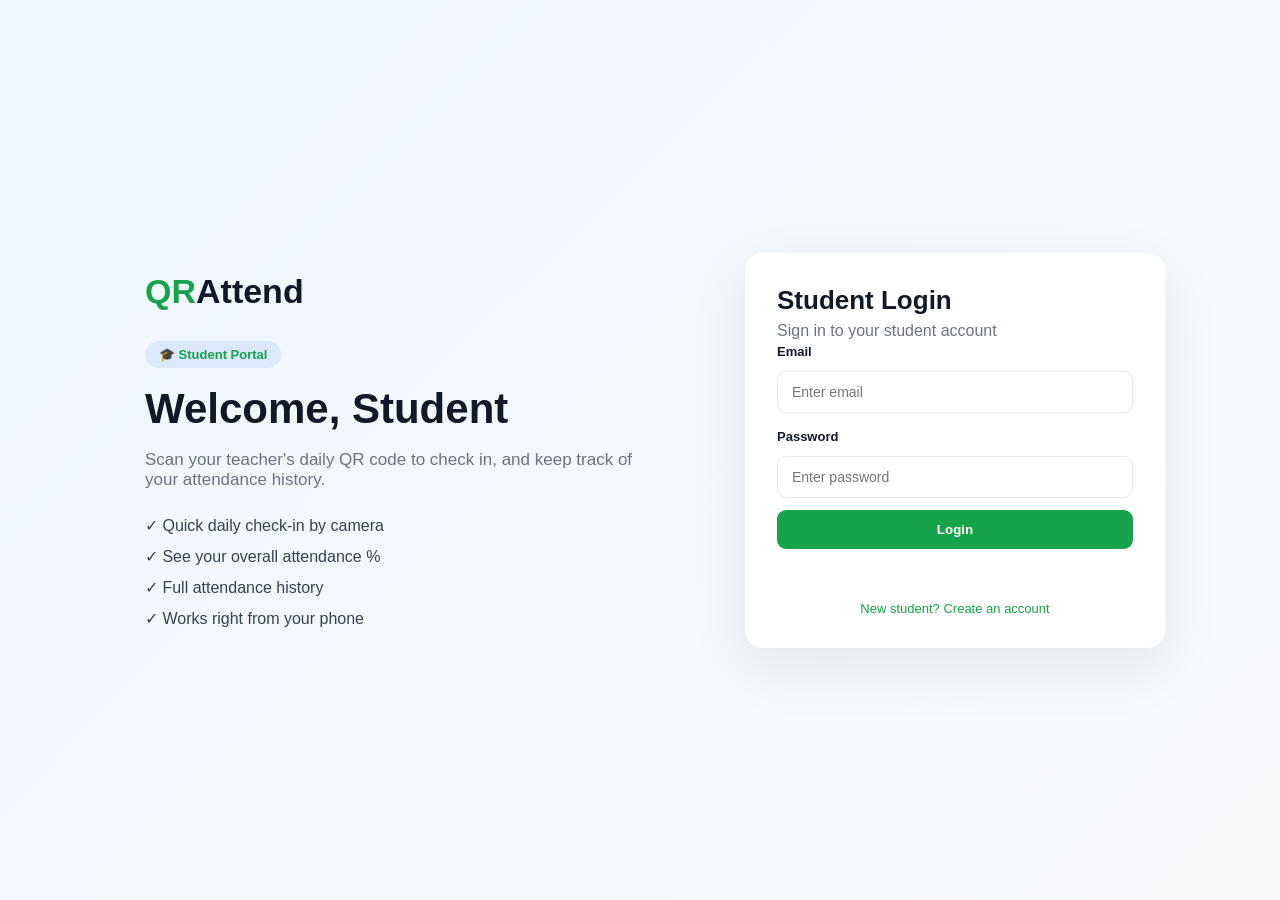
<file: index.html>
<!DOCTYPE html>
<html lang="en">
<head>
<meta charset="UTF-8">
<meta name="viewport" content="width=device-width, initial-scale=1.0">
<title>Student Login - QR Attendance System</title>
<link rel="stylesheet" href="style.css">
</head>
<body>

<div id="loginPage">
    <div class="login-container">
        <div class="login-left">
            <div class="brand-large">QR<span>Attend</span></div>
            <div class="role-tag">🎓 Student Portal</div>
            <h1>Welcome, Student</h1>
            <p>Scan your teacher's daily QR code to check in, and keep track of your attendance history.</p>
            <div class="feature-list">
                <div>✓ Quick daily check-in by camera</div>
                <div>✓ See your overall attendance %</div>
                <div>✓ Full attendance history</div>
                <div>✓ Works right from your phone</div>
            </div>
        </div>

        <div id="loginSection" class="login-card">
            <h2>Student Login</h2>
            <p class="muted">Sign in to your student account</p>
            <form id="loginForm">
                <label>Email</label>
                <input type="email" id="loginEmail" placeholder="Enter email" required>
                <label>Password</label>
                <input type="password" id="loginPassword" placeholder="Enter password" required>
                <button type="submit" class="primary-btn full">Login</button>
            </form>
            <div id="loginMessage" class="message"></div>
            <div class="login-links single">
                <button type="button" onclick="showRegisterSection()" class="link-btn">New student? Create an account</button>
            </div>
        </div>

        <div id="registerSection" class="login-card hidden">
            <button type="button" class="back-btn" onclick="showLoginSection()">← Back to Login</button>
            <h2>Student Registration</h2>
            <p class="muted">Create your student account</p>
            <form id="registerForm">
                <label>Full Name</label>
                <input type="text" id="registerName" required>
                <label>Email</label>
                <input type="email" id="registerEmail" required>
                <label>Password</label>
                <input type="password" id="registerPassword" required>
                <label>Roll Number</label>
                <input type="text" id="rollNumber" placeholder="Example: BCA001" required>
                <button type="submit" class="primary-btn full">Create Account</button>
            </form>
            <div id="registerMessage" class="message"></div>
        </div>
    </div>
</div>

<script src="app.js"></script>
</body>
</html>
</file>
<file: style.css>
* { box-sizing: border-box; margin: 0; padding: 0; }

:root {
    --primary: #16a34a;
    --primary-dark: #15803d;
    --success: #16a34a;
    --danger: #dc2626;
    --bg: #f5f7fb;
    --card: #ffffff;
    --text: #111827;
    --muted: #6b7280;
    --border: #e5e7eb;
    --sidebar: #111827;
}

body { font-family: Inter, Arial, Helvetica, sans-serif; background: var(--bg); color: var(--text); }
button, input { font-family: inherit; }
button { cursor: pointer; }
.hidden { display: none !important; }

/* login */
#loginPage { min-height: 100vh; display: flex; align-items: center; justify-content: center;
  background: linear-gradient(135deg, #eff6ff, #f8fafc); padding: 20px; }
.login-container { width: min(1050px, 94%); display: grid; grid-template-columns: 1fr 420px; gap: 50px; align-items: center; }
.login-left { padding: 30px; }
.brand-large { font-size: 34px; font-weight: 800; color: var(--primary); margin-bottom: 30px; }
.brand-large span { color: #111827; }
.role-tag { display: inline-block; padding: 6px 14px; border-radius: 999px; background: rgba(37,99,235,.1);
  color: var(--primary); font-weight: 700; font-size: 13px; margin-bottom: 18px; }
.login-left h1 { font-size: 42px; line-height: 1.1; margin-bottom: 18px; }
.login-left p { font-size: 17px; color: var(--muted); max-width: 520px; margin-bottom: 26px; }
.feature-list { display: flex; flex-direction: column; gap: 12px; color: #374151; font-weight: 500; }
.login-card { background: #fff; padding: 32px; border-radius: 18px; box-shadow: 0 20px 60px rgba(0,0,0,.08); }
.login-card h2 { font-size: 26px; margin-bottom: 6px; }
.muted { color: var(--muted); }
form { display: flex; flex-direction: column; gap: 12px; }
form label { font-size: 13px; font-weight: 600; margin-top: 4px; }
input { width: 100%; padding: 12px 14px; border: 1px solid var(--border); border-radius: 9px; outline: none; font-size: 14px; }
input:focus { border-color: var(--primary); box-shadow: 0 0 0 3px rgba(37,99,235,.1); }
.primary-btn { background: var(--primary); color: #fff; border: none; padding: 12px 18px; border-radius: 9px; font-weight: 600; }
.primary-btn:hover { background: var(--primary-dark); }
.full { width: 100%; }
.login-links { display: flex; justify-content: space-between; margin-top: 18px; gap: 10px; }
.login-links.single { justify-content: center; }
.link-btn { border: none; background: none; color: var(--primary); font-size: 13px; }
.back-btn { border: none; background: none; color: var(--primary); margin-bottom: 18px; }
.message { margin-top: 14px; font-size: 14px; min-height: 20px; }
.message.success { color: var(--success); }
.message.error { color: var(--danger); }

/* dashboard shell */
#appPage { min-height: 100vh; }
.sidebar { position: fixed; left: 0; top: 0; bottom: 0; width: 230px; background: var(--sidebar); color: #fff;
  padding: calc(22px + env(safe-area-inset-top,0px)) 14px 22px; display: flex; flex-direction: column; z-index: 10; }
.brand { font-size: 23px; font-weight: 800; padding: 0 8px 24px; }
.brand span { color: #60a5fa; }
.user-box { background: rgba(255,255,255,.07); padding: 12px; border-radius: 10px; margin-bottom: 18px; }
.user-name { font-weight: 600; }
.user-role { color: #9ca3af; font-size: 12px; margin-top: 3px; text-transform: capitalize; }
#navigation { display: flex; flex-direction: column; gap: 5px; }
.nav-btn { width: 100%; padding: 11px; border: none; border-radius: 8px; background: transparent; color: #d1d5db; text-align: left; font-size: 14px; }
.nav-btn:hover, .nav-btn.active { background: #1f2937; color: #fff; }
.logout-btn { margin-top: auto; padding: 11px; border: none; border-radius: 8px; background: #7f1d1d; color: #fff; }
.logout-btn:hover { background: #991b1b; }
.main-content { margin-left: 230px; padding: 26px; padding-top: calc(26px + env(safe-area-inset-top,0px)); }
.topbar { display: flex; justify-content: space-between; align-items: center; margin-bottom: 24px; }
.topbar h2 { font-size: 24px; }
.topbar p { color: var(--muted); margin-top: 3px; font-size: 14px; }
.top-user { font-weight: 600; }

.stats-grid { display: grid; grid-template-columns: repeat(3, 1fr); gap: 18px; margin-bottom: 22px; }
.stat-card { background: #fff; border-radius: 14px; padding: 20px; border-left: 5px solid var(--primary); box-shadow: 0 4px 15px rgba(0,0,0,.04); }
.stat-card span { color: var(--muted); font-size: 13px; }
.stat-card strong { display: block; font-size: 28px; margin-top: 6px; }
.content-grid { display: grid; grid-template-columns: 1fr 1fr; gap: 18px; margin-bottom: 18px; }
.card { background: #fff; border-radius: 14px; padding: 20px; margin-bottom: 18px; box-shadow: 0 4px 15px rgba(0,0,0,.04); }
.card h3 { margin-bottom: 16px; }
.card-header { display: flex; justify-content: space-between; align-items: center; margin-bottom: 16px; }
.small-btn { background: #eff6ff; color: var(--primary); border: none; border-radius: 7px; padding: 7px 11px; font-size: 13px; }
.danger-btn { background: var(--danger); color: #fff; border: none; border-radius: 9px; padding: 11px 16px; font-weight: 600; }
.danger-btn:hover { background: #b91c1c; }

.table-container { width: 100%; overflow-x: auto; }
table { width: 100%; border-collapse: collapse; font-size: 13.5px; }
th, td { padding: 11px 9px; text-align: left; border-bottom: 1px solid var(--border); }
th { background: #f9fafb; font-weight: 600; }
.status-present { color: var(--success); font-weight: 600; }

.qr-card { text-align: center; }
.qr-container { display: flex; justify-content: center; align-items: center; margin: 18px auto; min-height: 220px; }
.qr-live { font-size: 12px; color: var(--primary); font-weight: 700; }
.qr-timer { font-size: 26px; font-weight: 800; color: var(--danger); margin: 10px; }

.scanner { width: 100%; min-height: 220px; margin: 14px 0; border-radius: 10px; overflow: hidden; background: #111; }
.scanner video { width: 100% !important; border-radius: 10px; }

.summary-item { padding: 14px; border: 1px solid var(--border); border-radius: 10px; }
.summary-top { display: flex; justify-content: space-between; margin-bottom: 8px; }
.progress { width: 100%; height: 8px; background: #e5e7eb; border-radius: 10px; overflow: hidden; }
.progress-bar { height: 100%; border-radius: 10px; }

@media (max-width: 900px) {
    .login-container { grid-template-columns: 1fr; max-width: 500px; }
    .login-left { display: none; }
    .stats-grid { grid-template-columns: repeat(2, 1fr); }
    .content-grid { grid-template-columns: 1fr; }
}
@media (max-width: 700px) {
    .sidebar { width: 64px; padding: 16px 6px; }
    .brand { font-size: 0; text-align: center; padding-bottom: 18px; }
    .brand::before { content: "QR"; font-size: 18px; }
    .user-box { text-align: center; }
    .user-name { font-size: 0; }
    .user-name::before { content: "👤"; font-size: 18px; }
    .user-role { display: none; }
    .nav-btn { font-size: 0; text-align: center; }
    .logout-btn { font-size: 0; }
    .logout-btn::before { content: "↪"; font-size: 18px; }
    .main-content { margin-left: 64px; padding: 16px; }
    .stats-grid { grid-template-columns: 1fr; }
    .top-user { display: none; }
}
</file>
